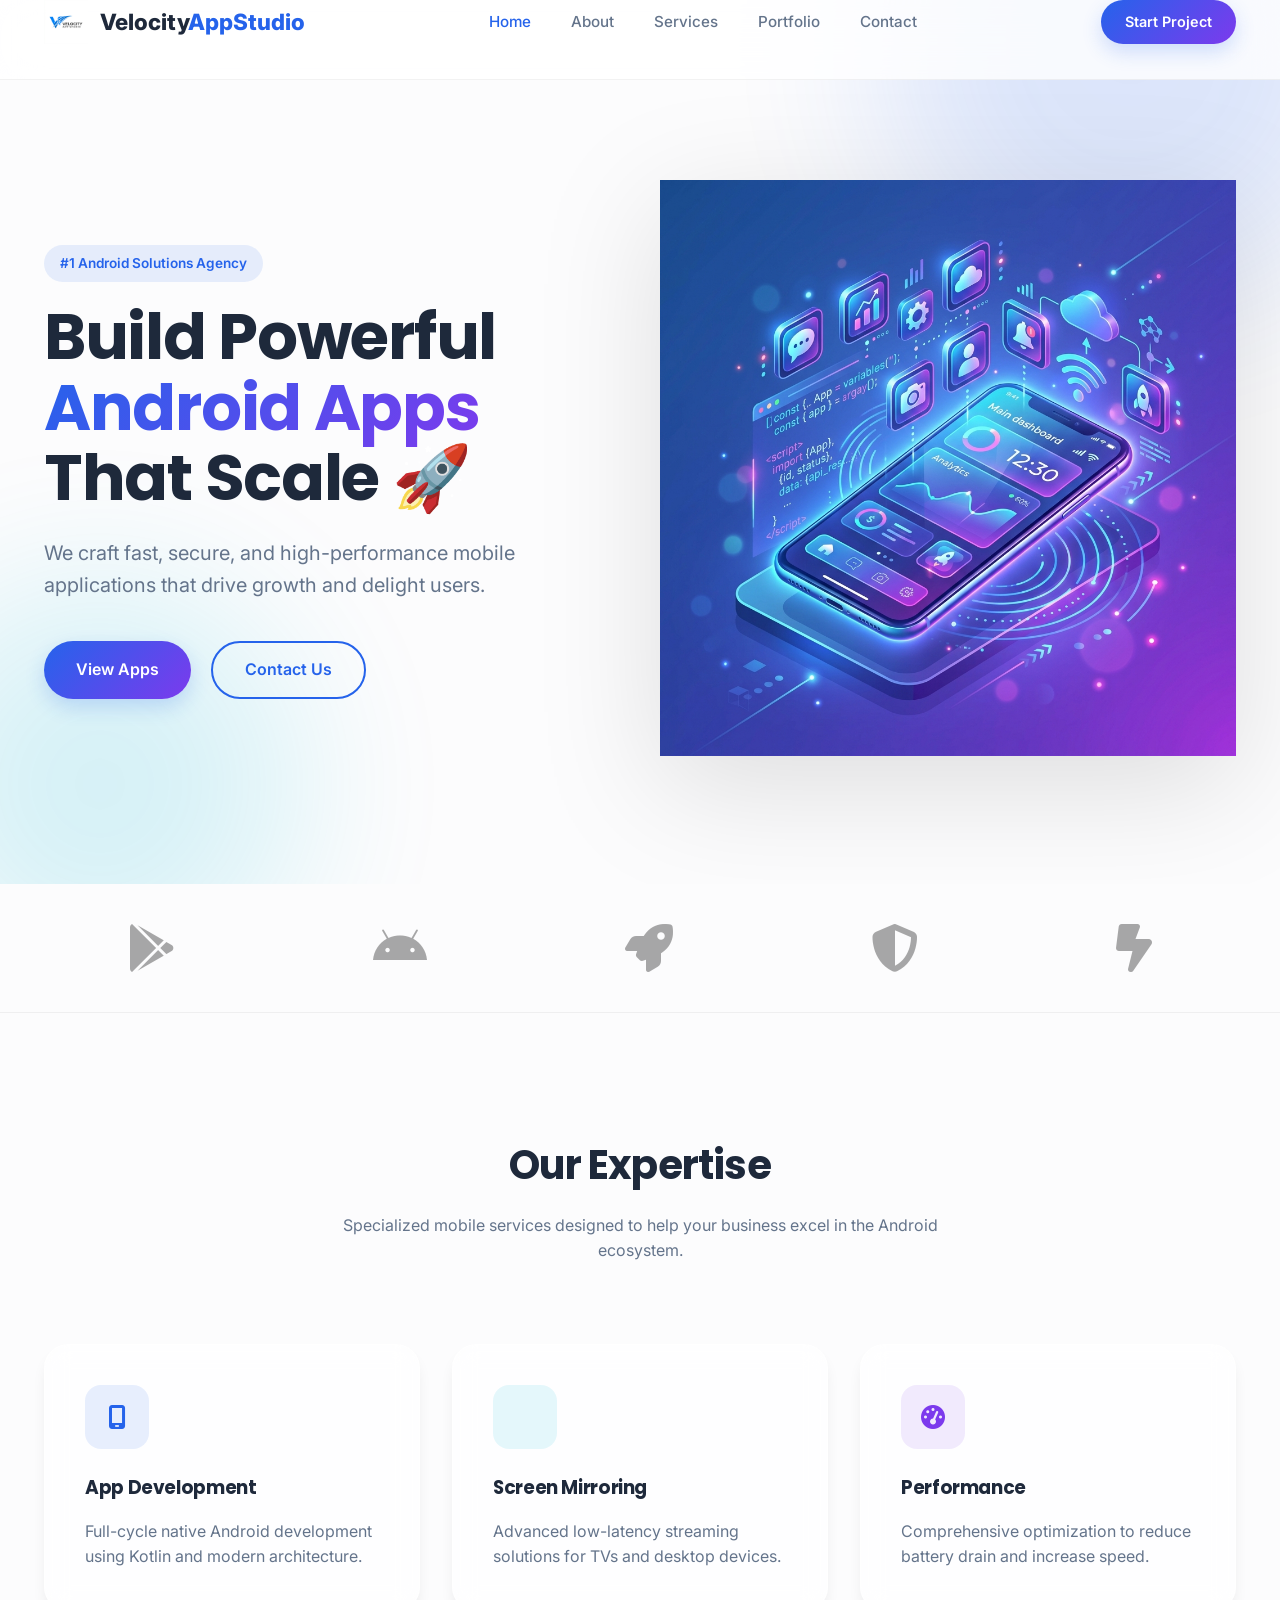
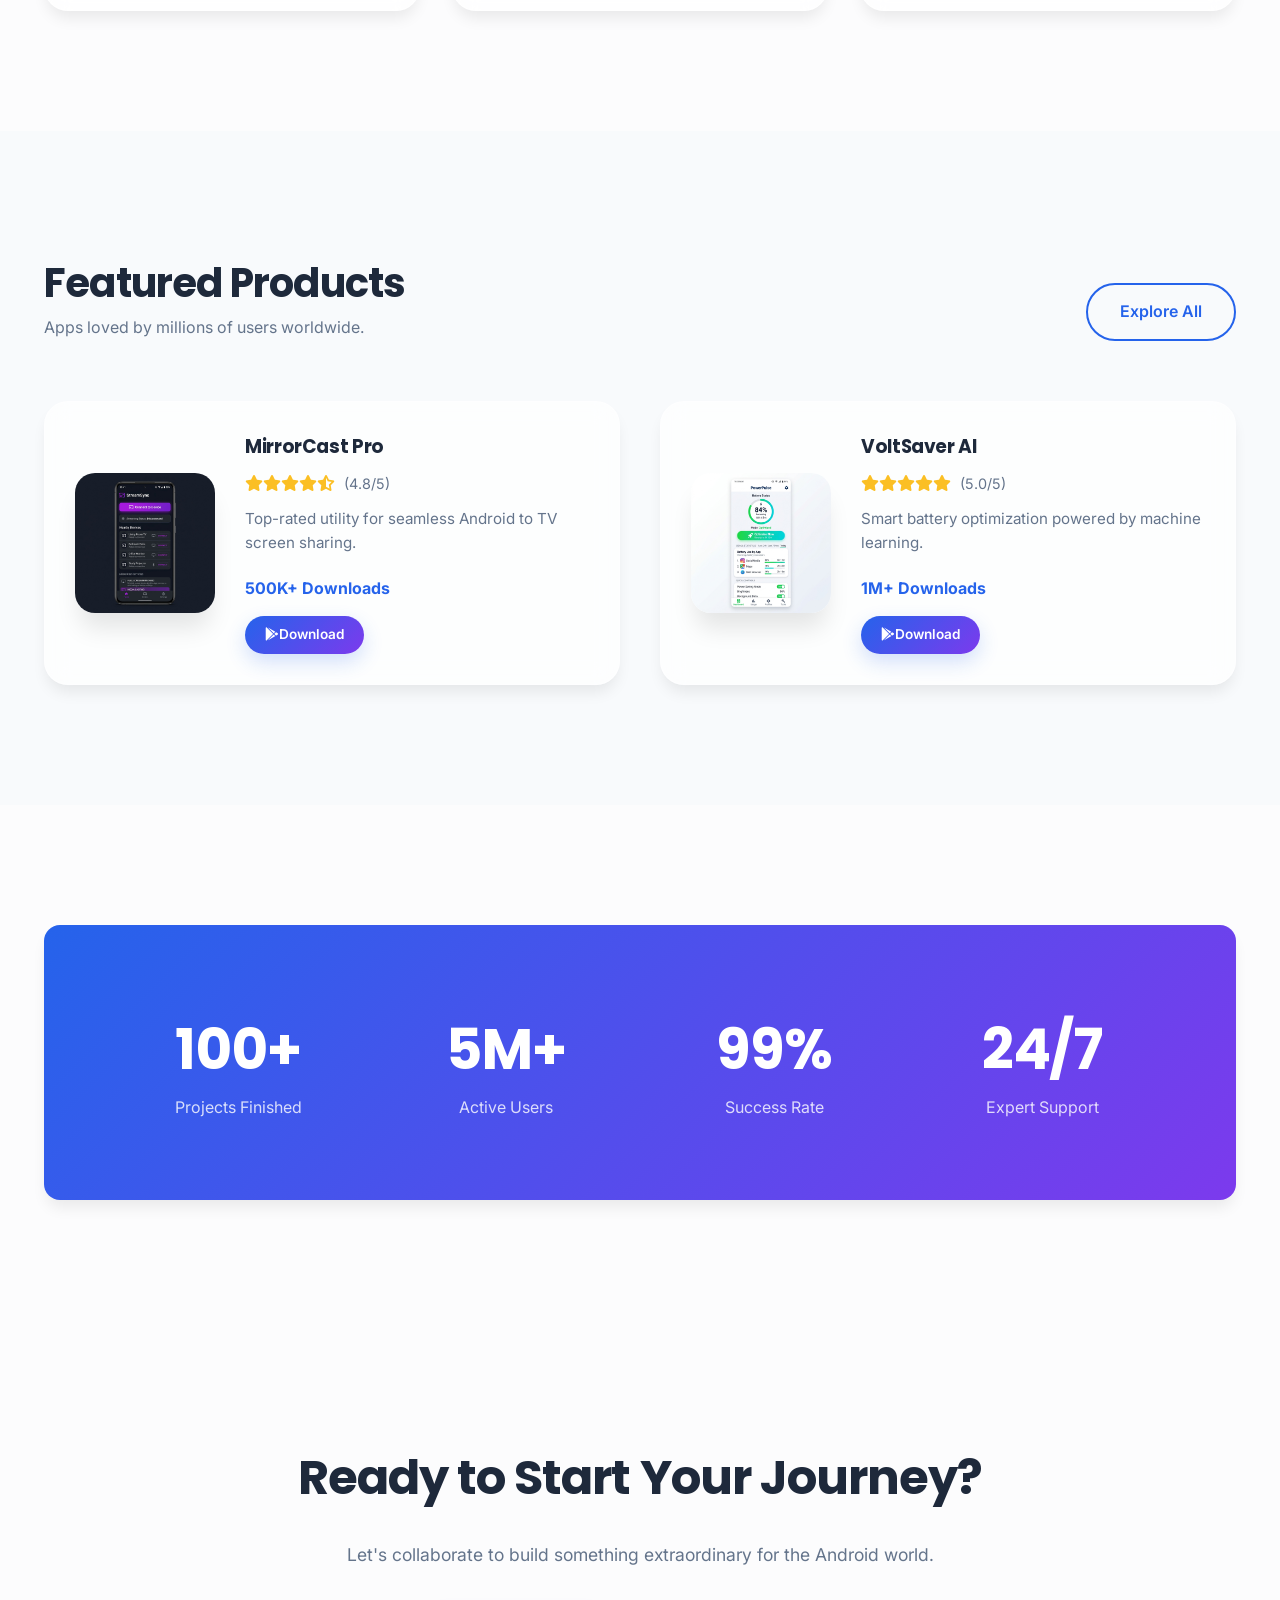
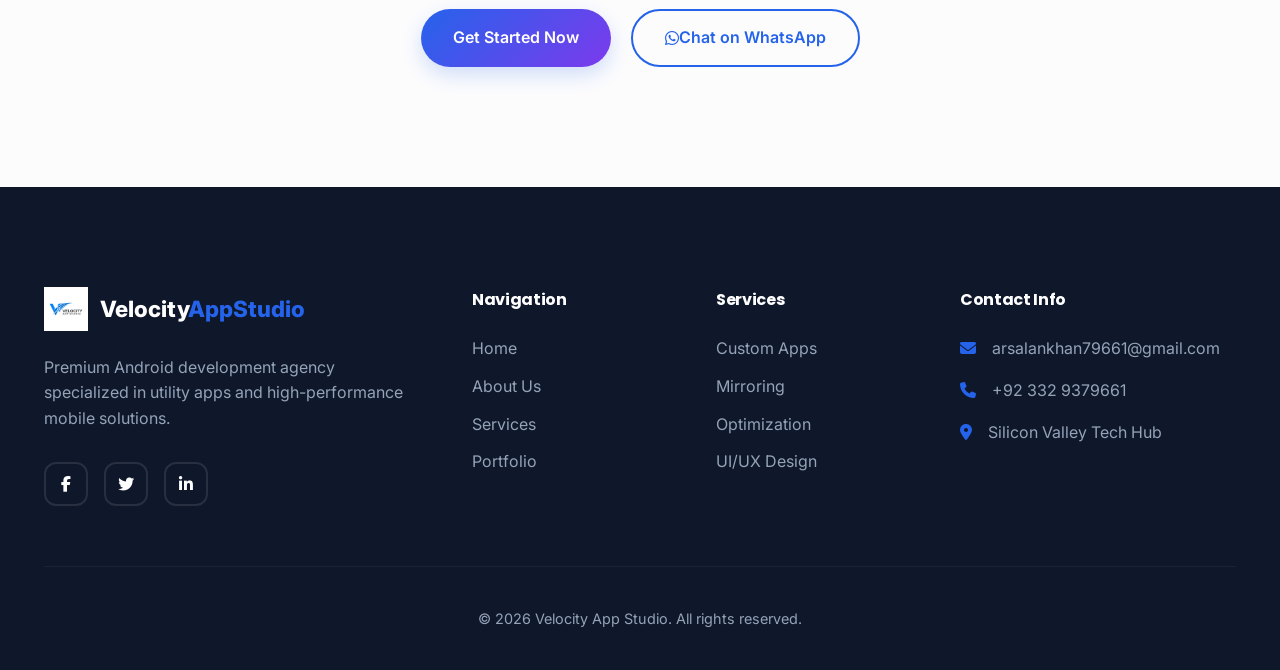
<file: index.html>
<!DOCTYPE html>
<html lang="en">
<head>
    <meta charset="UTF-8">
    <meta name="viewport" content="width=device-width, initial-scale=1.0">
    <title>Velocity App Studio | Elite Android Development</title>
    <meta name="description" content="Build powerful, scalable Android applications with Velocity App Studio. Elite mobile solutions, screen mirroring experts, and performance optimization.">
    
    <!-- Styles -->
    <link rel="stylesheet" href="css/style.css">
    <link rel="stylesheet" href="https://cdnjs.cloudflare.com/ajax/libs/font-awesome/6.4.0/css/all.min.css">
</head>
<body>

    <header>
        <div class="container">
            <nav>
                <a href="index.html" class="logo">
                    <img src="images/logo.png" alt="Velocity App Studio Logo">
                    <span>Velocity<span style="color: var(--primary);">AppStudio</span></span>
                </a>
                <ul class="nav-links">
                    <li><a href="index.html" class="active">Home</a></li>
                    <li><a href="about.html">About</a></li>
                    <li><a href="services.html">Services</a></li>
                    <li><a href="portfolio.html">Portfolio</a></li>
                    <li><a href="contact.html">Contact</a></li>
                </ul>
                <a href="contact.html" class="btn btn-primary" style="padding: 10px 24px; font-size: 0.9rem;">Start Project</a>
            </nav>
        </div>
    </header>

    <main>
        <!-- Hero Section -->
        <section class="hero">
            <div class="hero-bg-shapes">
                <div class="shape shape-1"></div>
                <div class="shape shape-2"></div>
            </div>
            <div class="container">
                <div class="grid-2">
                    <div class="hero-content reveal">
                        <span style="background: rgba(37, 99, 235, 0.1); color: var(--primary); padding: 8px 16px; border-radius: 50px; font-weight: 600; font-size: 0.85rem; margin-bottom: 20px; display: inline-block;">#1 Android Solutions Agency</span>
                        <h1 style="font-size: 4rem; line-height: 1.1; margin-bottom: 24px;">Build Powerful <span class="text-gradient">Android Apps</span> That Scale 🚀</h1>
                        <p style="font-size: 1.25rem; color: var(--text-muted); margin-bottom: 40px; max-width: 550px;">We craft fast, secure, and high-performance mobile applications that drive growth and delight users.</p>
                        <div class="hero-btns" style="display: flex; gap: 20px;">
                            <a href="portfolio.html" class="btn btn-primary">View Apps</a>
                            <a href="contact.html" class="btn btn-outline">Contact Us</a>
                        </div>
                    </div>
                    <div class="hero-visual reveal" style="position: relative;">
                        <img src="images/hero.png" alt="App Development" style="width: 100%; filter: drop-shadow(0 30px 60px rgba(0,0,0,0.12));">
                    </div>
                </div>
            </div>
        </section>

        <!-- Trust Bar -->
        <section style="padding: 40px 0; border-bottom: 1px solid rgba(0,0,0,0.05);">
            <div class="container">
                <div style="display: flex; justify-content: space-around; align-items: center; opacity: 0.4; filter: grayscale(1); flex-wrap: wrap; gap: 30px;">
                    <i class="fab fa-google-play fa-3x"></i>
                    <i class="fab fa-android fa-3x"></i>
                    <i class="fas fa-rocket fa-3x"></i>
                    <i class="fas fa-shield-halved fa-3x"></i>
                    <i class="fas fa-bolt-lightning fa-3x"></i>
                </div>
            </div>
        </section>

        <!-- Services Preview -->
        <section class="section">
            <div class="container">
                <div style="text-align: center; margin-bottom: 80px;">
                    <h2 style="font-size: 2.5rem; margin-bottom: 16px;">Our Expertise</h2>
                    <p style="color: var(--text-muted); max-width: 600px; margin: 0 auto;">Specialized mobile services designed to help your business excel in the Android ecosystem.</p>
                </div>
                <div class="grid-3">
                    <div class="card glass-card reveal">
                        <div class="icon-box" style="background: rgba(37, 99, 235, 0.1); color: var(--primary);">
                            <i class="fas fa-mobile-screen"></i>
                        </div>
                        <h3>App Development</h3>
                        <p style="color: var(--text-muted); margin-top: 16px;">Full-cycle native Android development using Kotlin and modern architecture.</p>
                    </div>
                    <div class="card glass-card reveal">
                        <div class="icon-box" style="background: rgba(6, 182, 212, 0.1); color: var(--accent);">
                            <i class="fas fa-cast"></i>
                        </div>
                        <h3>Screen Mirroring</h3>
                        <p style="color: var(--text-muted); margin-top: 16px;">Advanced low-latency streaming solutions for TVs and desktop devices.</p>
                    </div>
                    <div class="card glass-card reveal">
                        <div class="icon-box" style="background: rgba(124, 58, 237, 0.1); color: var(--secondary);">
                            <i class="fas fa-gauge-high"></i>
                        </div>
                        <h3>Performance</h3>
                        <p style="color: var(--text-muted); margin-top: 16px;">Comprehensive optimization to reduce battery drain and increase speed.</p>
                    </div>
                </div>
            </div>
        </section>

        <!-- App Showcase -->
        <section class="section" style="background: #f8fafc;">
            <div class="container">
                <div style="display: flex; justify-content: space-between; align-items: flex-end; margin-bottom: 60px;">
                    <div>
                        <h2 style="font-size: 2.5rem;">Featured Products</h2>
                        <p style="color: var(--text-muted);">Apps loved by millions of users worldwide.</p>
                    </div>
                    <a href="portfolio.html" class="btn btn-outline">Explore All</a>
                </div>
                <div class="grid-2">
                    <div class="card glass-card reveal" style="display: flex; gap: 30px; align-items: center; padding: 30px;">
                        <img src="images/app1.png" alt="MirrorCast" style="width: 140px; border-radius: 20px; box-shadow: var(--shadow-lg);">
                        <div>
                            <h3>MirrorCast Pro</h3>
                            <div style="color: #fbbf24; margin: 10px 0;">
                                <i class="fas fa-star"></i><i class="fas fa-star"></i><i class="fas fa-star"></i><i class="fas fa-star"></i><i class="fas fa-star-half-alt"></i>
                                <span style="color: var(--text-muted); font-size: 0.9rem; margin-left: 5px;">(4.8/5)</span>
                            </div>
                            <p style="color: var(--text-muted); font-size: 0.95rem; margin-bottom: 20px;">Top-rated utility for seamless Android to TV screen sharing.</p>
                            <span style="font-weight: 700; color: var(--primary); display: block; margin-bottom: 15px;">500K+ Downloads</span>
                            <a href="#" class="btn btn-primary" style="padding: 8px 20px; font-size: 0.85rem;"><i class="fab fa-google-play"></i> Download</a>
                        </div>
                    </div>
                    <div class="card glass-card reveal" style="display: flex; gap: 30px; align-items: center; padding: 30px;">
                        <img src="images/app2.png" alt="VoltSaver" style="width: 140px; border-radius: 20px; box-shadow: var(--shadow-lg);">
                        <div>
                            <h3>VoltSaver AI</h3>
                            <div style="color: #fbbf24; margin: 10px 0;">
                                <i class="fas fa-star"></i><i class="fas fa-star"></i><i class="fas fa-star"></i><i class="fas fa-star"></i><i class="fas fa-star"></i>
                                <span style="color: var(--text-muted); font-size: 0.9rem; margin-left: 5px;">(5.0/5)</span>
                            </div>
                            <p style="color: var(--text-muted); font-size: 0.95rem; margin-bottom: 20px;">Smart battery optimization powered by machine learning.</p>
                            <span style="font-weight: 700; color: var(--primary); display: block; margin-bottom: 15px;">1M+ Downloads</span>
                            <a href="#" class="btn btn-primary" style="padding: 8px 20px; font-size: 0.85rem;"><i class="fab fa-google-play"></i> Download</a>
                        </div>
                    </div>
                </div>
            </div>
        </section>

        <!-- Stats Section -->
        <section class="section">
            <div class="container">
                <div class="glass-card" style="padding: 80px; text-align: center; background: var(--primary-gradient); color: white; border: none;">
                    <div style="display: grid; grid-template-columns: repeat(auto-fit, minmax(200px, 1fr)); gap: 40px;">
                        <div>
                            <h2 style="font-size: 3.5rem; color: white;">100+</h2>
                            <p style="opacity: 0.8;">Projects Finished</p>
                        </div>
                        <div>
                            <h2 style="font-size: 3.5rem; color: white;">5M+</h2>
                            <p style="opacity: 0.8;">Active Users</p>
                        </div>
                        <div>
                            <h2 style="font-size: 3.5rem; color: white;">99%</h2>
                            <p style="opacity: 0.8;">Success Rate</p>
                        </div>
                        <div>
                            <h2 style="font-size: 3.5rem; color: white;">24/7</h2>
                            <p style="opacity: 0.8;">Expert Support</p>
                        </div>
                    </div>
                </div>
            </div>
        </section>

        <!-- CTA -->
        <section class="section">
            <div class="container" style="text-align: center;">
                <h2 style="font-size: 3rem; margin-bottom: 24px;">Ready to Start Your Journey?</h2>
                <p style="color: var(--text-muted); margin-bottom: 40px; font-size: 1.1rem;">Let's collaborate to build something extraordinary for the Android world.</p>
                <div style="display: flex; gap: 20px; justify-content: center;">
                    <a href="contact.html" class="btn btn-primary">Get Started Now</a>
                    <a href="https://wa.me/923329379661" class="btn btn-outline"><i class="fab fa-whatsapp"></i> Chat on WhatsApp</a>
                </div>
            </div>
        </section>
    </main>

    <footer>
        <div class="container">
            <div style="display: grid; grid-template-columns: 2fr 1fr 1fr 1.5fr; gap: 60px; margin-bottom: 60px;">
                <div>
                    <a href="index.html" class="logo" style="color: white; margin-bottom: 24px;">
                        <img src="images/logo.png" alt="Logo">
                        <span>Velocity<span style="color: var(--primary);">AppStudio</span></span>
                    </a>
                    <p style="margin-bottom: 30px;">Premium Android development agency specialized in utility apps and high-performance mobile solutions.</p>
                    <div style="display: flex; gap: 16px;">
                        <a href="#" class="btn btn-outline" style="width: 44px; height: 44px; padding: 0; border-radius: 12px; border-color: rgba(255,255,255,0.1); color: white;"><i class="fab fa-facebook-f"></i></a>
                        <a href="#" class="btn btn-outline" style="width: 44px; height: 44px; padding: 0; border-radius: 12px; border-color: rgba(255,255,255,0.1); color: white;"><i class="fab fa-twitter"></i></a>
                        <a href="#" class="btn btn-outline" style="width: 44px; height: 44px; padding: 0; border-radius: 12px; border-color: rgba(255,255,255,0.1); color: white;"><i class="fab fa-linkedin-in"></i></a>
                    </div>
                </div>
                <div>
                    <h4>Navigation</h4>
                    <ul style="display: grid; gap: 12px;">
                        <li><a href="index.html">Home</a></li>
                        <li><a href="about.html">About Us</a></li>
                        <li><a href="services.html">Services</a></li>
                        <li><a href="portfolio.html">Portfolio</a></li>
                    </ul>
                </div>
                <div>
                    <h4>Services</h4>
                    <ul style="display: grid; gap: 12px;">
                        <li><a href="#">Custom Apps</a></li>
                        <li><a href="#">Mirroring</a></li>
                        <li><a href="#">Optimization</a></li>
                        <li><a href="#">UI/UX Design</a></li>
                    </ul>
                </div>
                <div>
                    <h4>Contact Info</h4>
                    <ul style="display: grid; gap: 16px;">
                        <li><i class="fas fa-envelope" style="color: var(--primary); margin-right: 12px;"></i> arsalankhan79661@gmail.com</li>
                        <li><i class="fas fa-phone" style="color: var(--primary); margin-right: 12px;"></i> +92 332 9379661</li>
                        <li><i class="fas fa-location-dot" style="color: var(--primary); margin-right: 12px;"></i> Silicon Valley Tech Hub</li>
                    </ul>
                </div>
            </div>
            <div style="border-top: 1px solid rgba(255,255,255,0.05); padding-top: 40px; text-align: center; font-size: 0.9rem;">
                <p>&copy; 2026 Velocity App Studio. All rights reserved.</p>
            </div>
        </div>
    </footer>

    <script src="js/main.js"></script>
</body>
</html>
</file>
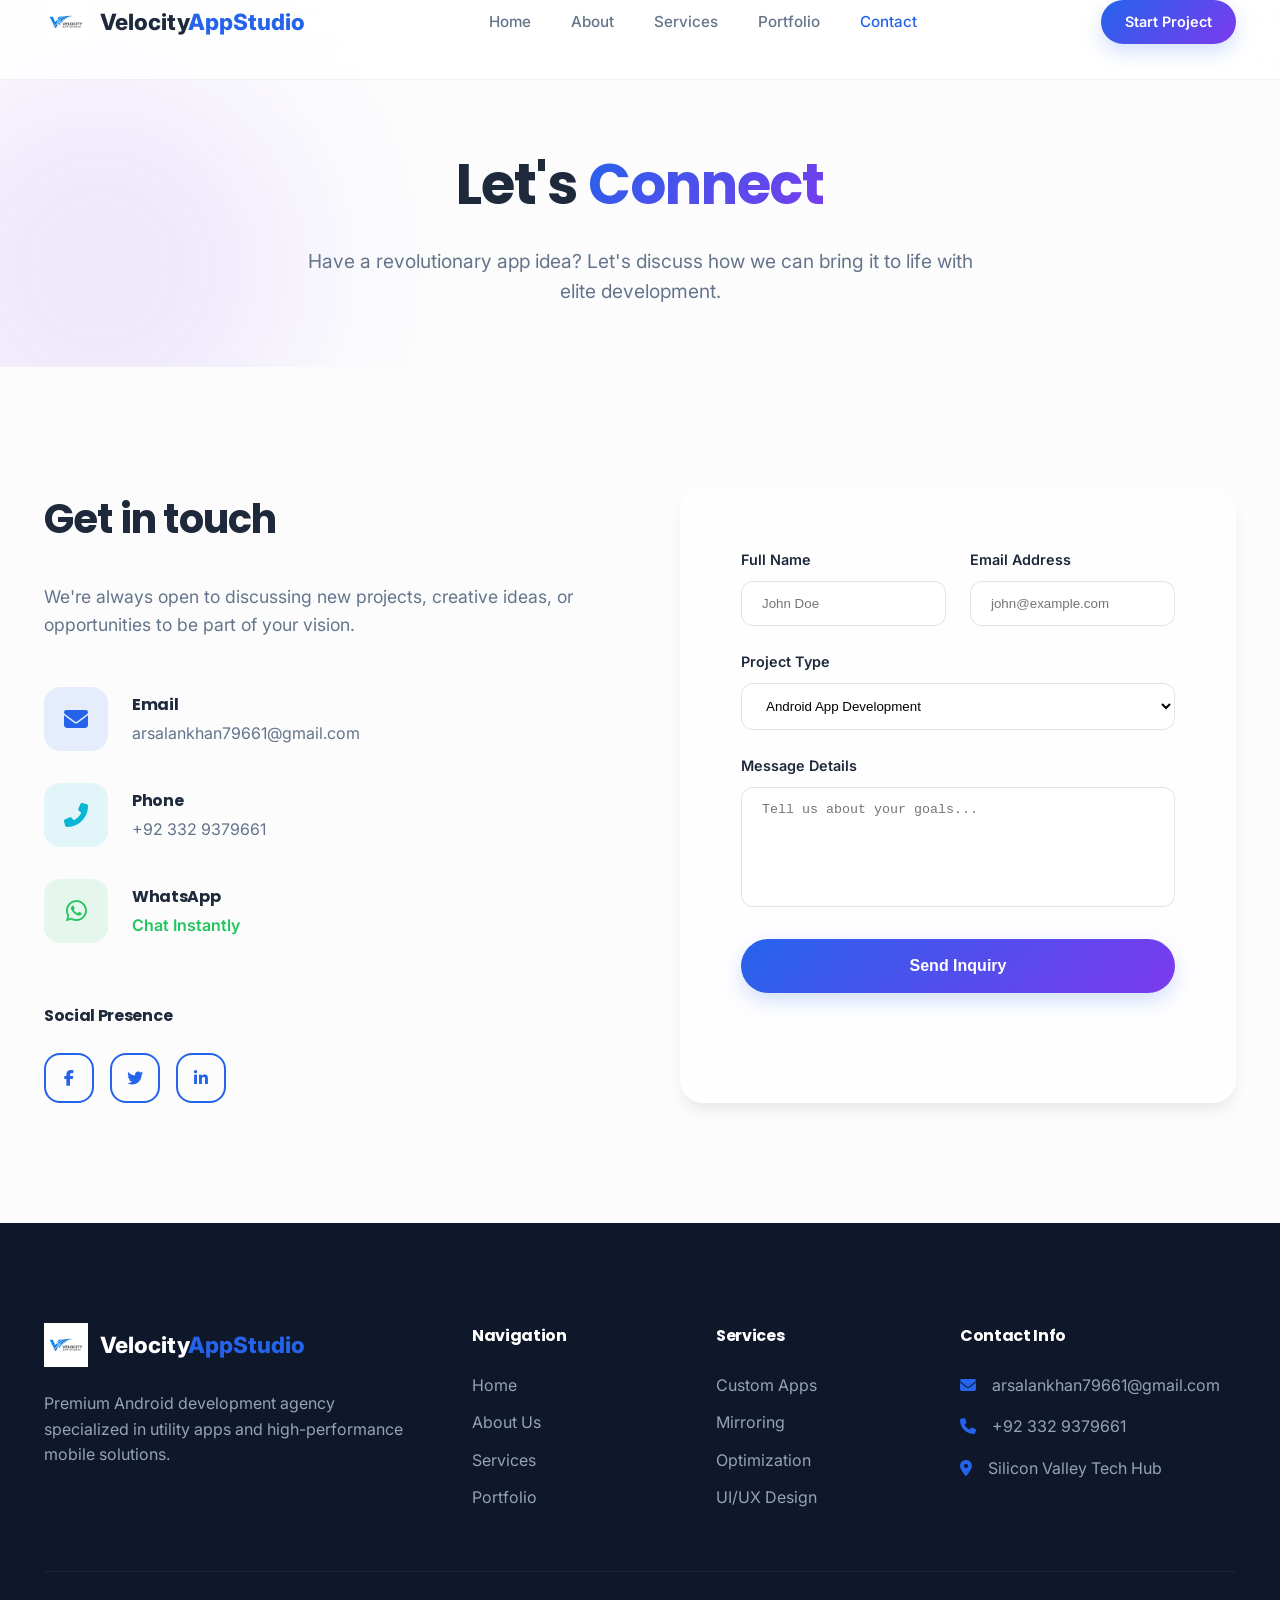
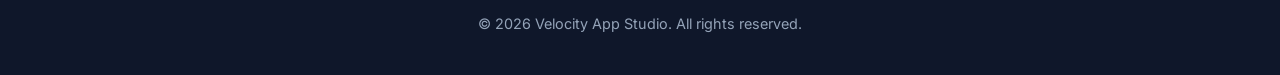
<file: contact.html>
<!DOCTYPE html>
<html lang="en">
<head>
    <meta charset="UTF-8">
    <meta name="viewport" content="width=device-width, initial-scale=1.0">
    <title>Contact Us | Velocity App Studio</title>
    <link rel="stylesheet" href="css/style.css">
    <link rel="stylesheet" href="https://cdnjs.cloudflare.com/ajax/libs/font-awesome/6.4.0/css/all.min.css">
</head>
<body>

    <header>
        <div class="container">
            <nav>
                <a href="index.html" class="logo">
                    <img src="images/logo.png" alt="Logo">
                    <span>Velocity<span style="color: var(--primary);">AppStudio</span></span>
                </a>
                <ul class="nav-links">
                    <li><a href="index.html">Home</a></li>
                    <li><a href="about.html">About</a></li>
                    <li><a href="services.html">Services</a></li>
                    <li><a href="portfolio.html">Portfolio</a></li>
                    <li><a href="contact.html" class="active">Contact</a></li>
                </ul>
                <a href="contact.html" class="btn btn-primary" style="padding: 10px 24px; font-size: 0.9rem;">Start Project</a>
            </nav>
        </div>
    </header>

    <main>
        <section class="hero" style="padding-top: 140px; padding-bottom: 60px;">
            <div class="hero-bg-shapes">
                <div class="shape shape-2" style="background: var(--secondary); opacity: 0.1;"></div>
            </div>
            <div class="container" style="text-align: center;">
                <h1 style="font-size: 3.5rem; margin-bottom: 16px;">Let's <span class="text-gradient">Connect</span></h1>
                <p style="color: var(--text-muted); max-width: 700px; margin: 0 auto; font-size: 1.2rem;">Have a revolutionary app idea? Let's discuss how we can bring it to life with elite development.</p>
            </div>
        </section>

        <section class="section">
            <div class="container">
                <div class="grid-2" style="gap: 80px;">
                    <!-- Info -->
                    <div class="reveal">
                        <h2 style="font-size: 2.5rem; margin-bottom: 32px;">Get in touch</h2>
                        <p style="color: var(--text-muted); margin-bottom: 48px; font-size: 1.1rem;">We're always open to discussing new projects, creative ideas, or opportunities to be part of your vision.</p>
                        
                        <div style="display: grid; gap: 32px;">
                            <div style="display: flex; gap: 24px; align-items: center;">
                                <div class="icon-box" style="background: rgba(37, 99, 235, 0.1); color: var(--primary); margin: 0;">
                                    <i class="fas fa-envelope"></i>
                                </div>
                                <div>
                                    <h4 style="margin-bottom: 4px;">Email</h4>
                                    <a href="mailto:arsalankhan79661@gmail.com" style="color: var(--text-muted);">arsalankhan79661@gmail.com</a>
                                </div>
                            </div>
                            <div style="display: flex; gap: 24px; align-items: center;">
                                <div class="icon-box" style="background: rgba(6, 182, 212, 0.1); color: var(--accent); margin: 0;">
                                    <i class="fas fa-phone-alt"></i>
                                </div>
                                <div>
                                    <h4 style="margin-bottom: 4px;">Phone</h4>
                                    <span style="color: var(--text-muted);">+92 332 9379661</span>
                                </div>
                            </div>
                            <div style="display: flex; gap: 24px; align-items: center;">
                                <div class="icon-box" style="background: rgba(34, 197, 94, 0.1); color: #22c55e; margin: 0;">
                                    <i class="fab fa-whatsapp"></i>
                                </div>
                                <div>
                                    <h4 style="margin-bottom: 4px;">WhatsApp</h4>
                                    <a href="https://wa.me/923329379661" style="color: #22c55e; font-weight: 600;">Chat Instantly</a>
                                </div>
                            </div>
                        </div>

                        <div style="margin-top: 60px;">
                            <h4 style="margin-bottom: 24px;">Social Presence</h4>
                            <div style="display: flex; gap: 16px;">
                                <a href="#" class="btn btn-outline" style="width: 50px; height: 50px; padding: 0; border-radius: 16px;"><i class="fab fa-facebook-f"></i></a>
                                <a href="#" class="btn btn-outline" style="width: 50px; height: 50px; padding: 0; border-radius: 16px;"><i class="fab fa-twitter"></i></a>
                                <a href="#" class="btn btn-outline" style="width: 50px; height: 50px; padding: 0; border-radius: 16px;"><i class="fab fa-linkedin-in"></i></a>
                            </div>
                        </div>
                    </div>

                    <!-- Form -->
                    <div class="card glass-card reveal" style="padding: 60px;">
                        <form style="display: grid; gap: 24px;">
                            <div style="display: grid; grid-template-columns: 1fr 1fr; gap: 24px;">
                                <div>
                                    <label style="display: block; margin-bottom: 10px; font-weight: 600; font-size: 0.9rem;">Full Name</label>
                                    <input type="text" placeholder="John Doe" required style="width: 100%; padding: 14px 20px; border-radius: 12px; border: 1px solid rgba(0,0,0,0.1); background: white; outline: none; transition: var(--transition);">
                                </div>
                                <div>
                                    <label style="display: block; margin-bottom: 10px; font-weight: 600; font-size: 0.9rem;">Email Address</label>
                                    <input type="email" placeholder="john@example.com" required style="width: 100%; padding: 14px 20px; border-radius: 12px; border: 1px solid rgba(0,0,0,0.1); background: white; outline: none; transition: var(--transition);">
                                </div>
                            </div>
                            <div>
                                <label style="display: block; margin-bottom: 10px; font-weight: 600; font-size: 0.9rem;">Project Type</label>
                                <select style="width: 100%; padding: 14px 20px; border-radius: 12px; border: 1px solid rgba(0,0,0,0.1); background: white; outline: none; cursor: pointer;">
                                    <option>Android App Development</option>
                                    <option>Screen Mirroring Solution</option>
                                    <option>Performance Optimization</option>
                                    <option>UI/UX Design Redesign</option>
                                </select>
                            </div>
                            <div>
                                <label style="display: block; margin-bottom: 10px; font-weight: 600; font-size: 0.9rem;">Message Details</label>
                                <textarea rows="6" placeholder="Tell us about your goals..." required style="width: 100%; padding: 14px 20px; border-radius: 12px; border: 1px solid rgba(0,0,0,0.1); background: white; outline: none; resize: none;"></textarea>
                            </div>
                            <button type="submit" class="btn btn-primary" style="width: 100%; padding: 18px;">Send Inquiry</button>
                        </form>
                    </div>
                </div>
            </div>
        </section>
    </main>

    <footer>
        <div class="container">
            <div style="display: grid; grid-template-columns: 2fr 1fr 1fr 1.5fr; gap: 60px; margin-bottom: 60px;">
                <div>
                    <a href="index.html" class="logo" style="color: white; margin-bottom: 24px;">
                        <img src="images/logo.png" alt="Logo">
                        <span>Velocity<span style="color: var(--primary);">AppStudio</span></span>
                    </a>
                    <p style="margin-bottom: 30px;">Premium Android development agency specialized in utility apps and high-performance mobile solutions.</p>
                </div>
                <div>
                    <h4>Navigation</h4>
                    <ul style="display: grid; gap: 12px;">
                        <li><a href="index.html">Home</a></li>
                        <li><a href="about.html">About Us</a></li>
                        <li><a href="services.html">Services</a></li>
                        <li><a href="portfolio.html">Portfolio</a></li>
                    </ul>
                </div>
                <div>
                    <h4>Services</h4>
                    <ul style="display: grid; gap: 12px;">
                        <li><a href="#">Custom Apps</a></li>
                        <li><a href="#">Mirroring</a></li>
                        <li><a href="#">Optimization</a></li>
                        <li><a href="#">UI/UX Design</a></li>
                    </ul>
                </div>
                <div>
                    <h4>Contact Info</h4>
                    <ul style="display: grid; gap: 16px;">
                        <li><i class="fas fa-envelope" style="color: var(--primary); margin-right: 12px;"></i> arsalankhan79661@gmail.com</li>
                        <li><i class="fas fa-phone" style="color: var(--primary); margin-right: 12px;"></i> +92 332 9379661</li>
                        <li><i class="fas fa-location-dot" style="color: var(--primary); margin-right: 12px;"></i> Silicon Valley Tech Hub</li>
                    </ul>
                </div>
            </div>
            <div style="border-top: 1px solid rgba(255,255,255,0.05); padding-top: 40px; text-align: center; font-size: 0.9rem;">
                <p>&copy; 2026 Velocity App Studio. All rights reserved.</p>
            </div>
        </div>
    </footer>

    <script src="js/main.js"></script>
</body>
</html>
</file>
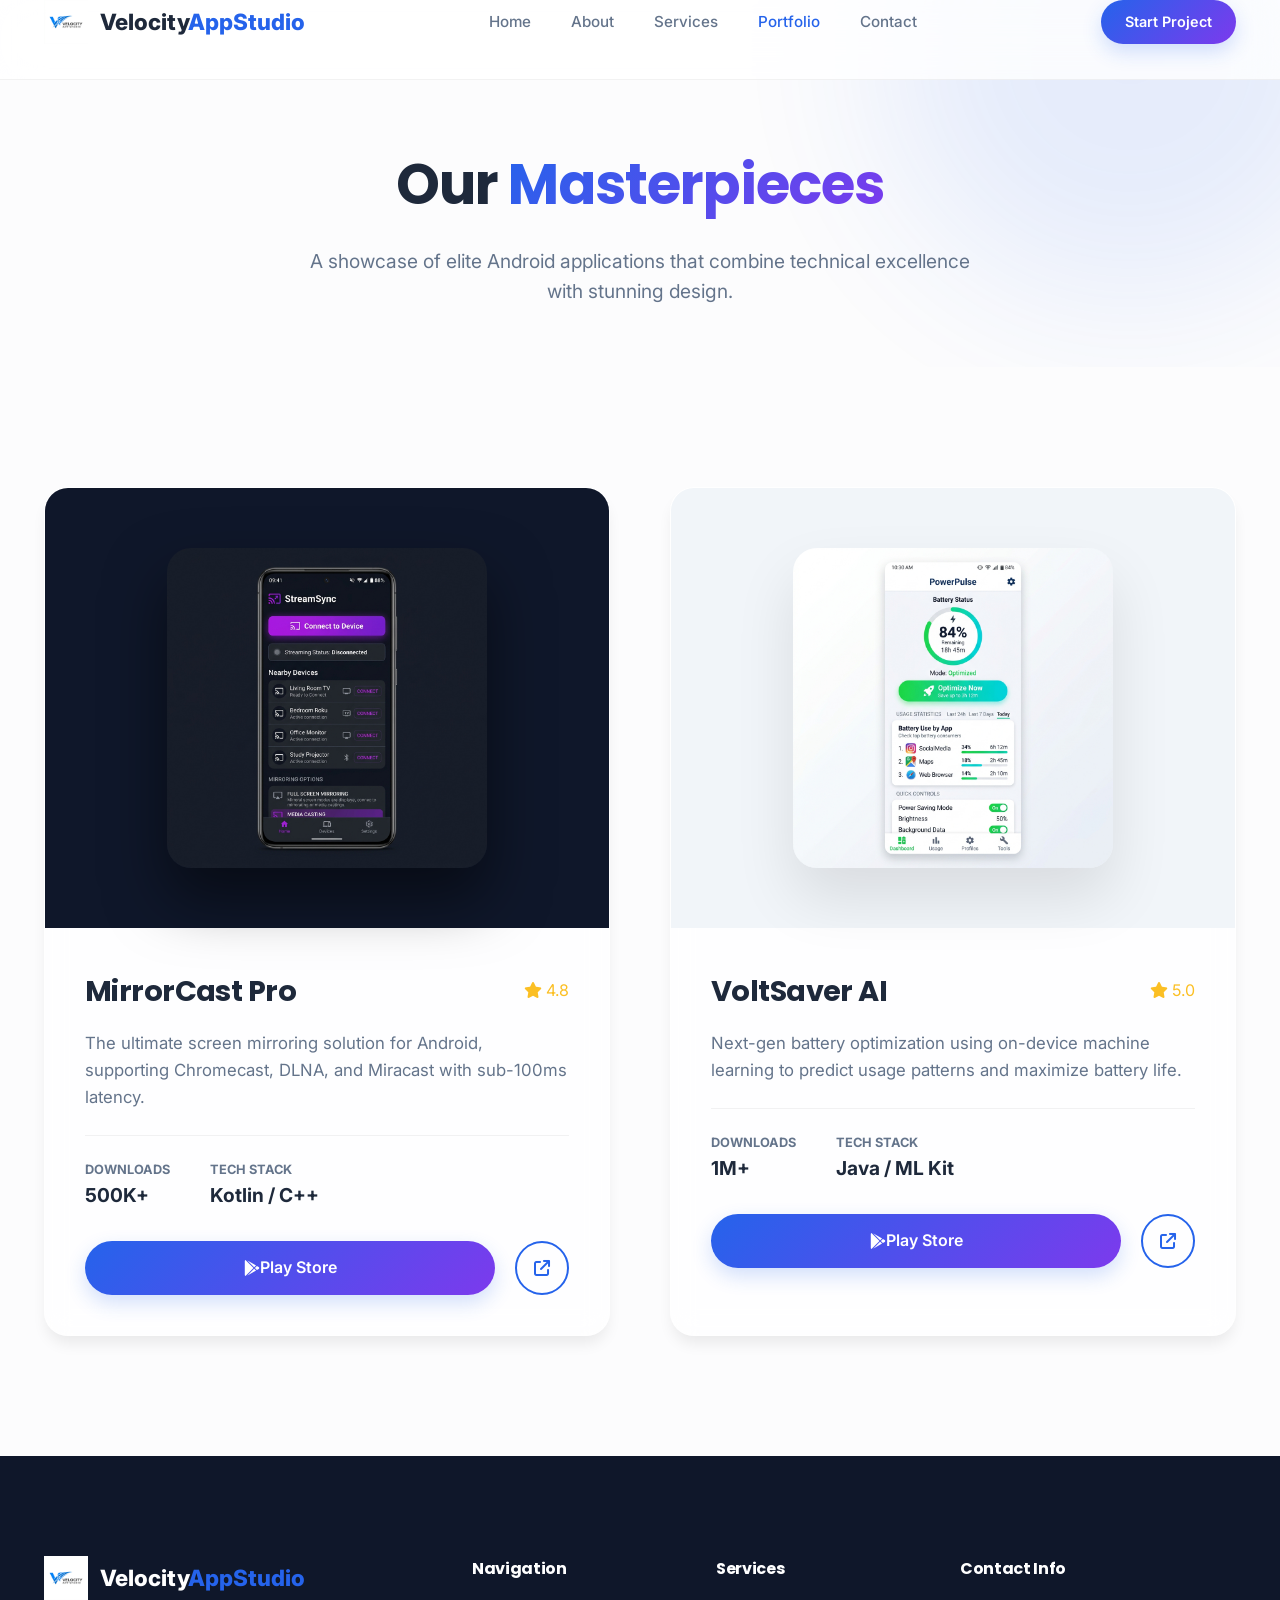
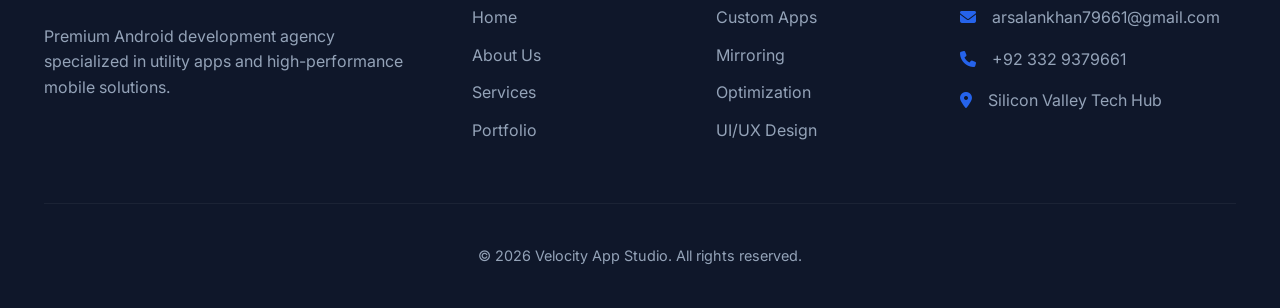
<file: portfolio.html>
<!DOCTYPE html>
<html lang="en">
<head>
    <meta charset="UTF-8">
    <meta name="viewport" content="width=device-width, initial-scale=1.0">
    <title>Portfolio | Velocity App Studio</title>
    <link rel="stylesheet" href="css/style.css">
    <link rel="stylesheet" href="https://cdnjs.cloudflare.com/ajax/libs/font-awesome/6.4.0/css/all.min.css">
</head>
<body>

    <header>
        <div class="container">
            <nav>
                <a href="index.html" class="logo">
                    <img src="images/logo.png" alt="Logo">
                    <span>Velocity<span style="color: var(--primary);">AppStudio</span></span>
                </a>
                <ul class="nav-links">
                    <li><a href="index.html">Home</a></li>
                    <li><a href="about.html">About</a></li>
                    <li><a href="services.html">Services</a></li>
                    <li><a href="portfolio.html" class="active">Portfolio</a></li>
                    <li><a href="contact.html">Contact</a></li>
                </ul>
                <a href="contact.html" class="btn btn-primary" style="padding: 10px 24px; font-size: 0.9rem;">Start Project</a>
            </nav>
        </div>
    </header>

    <main>
        <section class="hero" style="padding-top: 140px; padding-bottom: 60px;">
            <div class="hero-bg-shapes">
                <div class="shape shape-1" style="background: var(--primary); opacity: 0.1;"></div>
            </div>
            <div class="container" style="text-align: center;">
                <h1 style="font-size: 3.5rem; margin-bottom: 16px;">Our <span class="text-gradient">Masterpieces</span></h1>
                <p style="color: var(--text-muted); max-width: 700px; margin: 0 auto; font-size: 1.2rem;">A showcase of elite Android applications that combine technical excellence with stunning design.</p>
            </div>
        </section>

        <section class="section">
            <div class="container">
                <div class="grid-2" style="gap: 60px;">
                    <!-- Project 1 -->
                    <div class="card glass-card reveal" style="padding: 0; overflow: hidden;">
                        <div style="background: var(--bg-dark); padding: 60px 40px; display: flex; justify-content: center; align-items: center;">
                            <img src="images/app1.png" alt="MirrorCast" style="height: 320px; border-radius: 24px; box-shadow: 0 30px 60px rgba(0,0,0,0.5);">
                        </div>
                        <div style="padding: 40px;">
                            <div style="display: flex; justify-content: space-between; align-items: center; margin-bottom: 16px;">
                                <h3 style="font-size: 1.8rem;">MirrorCast Pro</h3>
                                <div style="color: #fbbf24;"><i class="fas fa-star"></i> 4.8</div>
                            </div>
                            <p style="color: var(--text-muted); margin-bottom: 24px; font-size: 1.05rem;">The ultimate screen mirroring solution for Android, supporting Chromecast, DLNA, and Miracast with sub-100ms latency.</p>
                            <div style="display: flex; gap: 40px; margin-bottom: 30px; border-top: 1px solid rgba(0,0,0,0.05); padding-top: 24px;">
                                <div>
                                    <span style="display: block; font-size: 0.8rem; color: var(--text-muted); text-transform: uppercase; font-weight: 700;">Downloads</span>
                                    <span style="font-size: 1.2rem; font-weight: 700;">500K+</span>
                                </div>
                                <div>
                                    <span style="display: block; font-size: 0.8rem; color: var(--text-muted); text-transform: uppercase; font-weight: 700;">Tech Stack</span>
                                    <span style="font-size: 1.2rem; font-weight: 700;">Kotlin / C++</span>
                                </div>
                            </div>
                            <div style="display: flex; gap: 20px;">
                                <a href="#" class="btn btn-primary" style="flex: 1;"><i class="fab fa-google-play"></i> Play Store</a>
                                <a href="#" class="btn btn-outline" style="width: 54px; padding: 0;"><i class="fas fa-arrow-up-right-from-square"></i></a>
                            </div>
                        </div>
                    </div>

                    <!-- Project 2 -->
                    <div class="card glass-card reveal" style="padding: 0; overflow: hidden;">
                        <div style="background: #f1f5f9; padding: 60px 40px; display: flex; justify-content: center; align-items: center;">
                            <img src="images/app2.png" alt="VoltSaver" style="height: 320px; border-radius: 24px; box-shadow: 0 30px 60px rgba(0,0,0,0.1);">
                        </div>
                        <div style="padding: 40px;">
                            <div style="display: flex; justify-content: space-between; align-items: center; margin-bottom: 16px;">
                                <h3 style="font-size: 1.8rem;">VoltSaver AI</h3>
                                <div style="color: #fbbf24;"><i class="fas fa-star"></i> 5.0</div>
                            </div>
                            <p style="color: var(--text-muted); margin-bottom: 24px; font-size: 1.05rem;">Next-gen battery optimization using on-device machine learning to predict usage patterns and maximize battery life.</p>
                            <div style="display: flex; gap: 40px; margin-bottom: 30px; border-top: 1px solid rgba(0,0,0,0.05); padding-top: 24px;">
                                <div>
                                    <span style="display: block; font-size: 0.8rem; color: var(--text-muted); text-transform: uppercase; font-weight: 700;">Downloads</span>
                                    <span style="font-size: 1.2rem; font-weight: 700;">1M+</span>
                                </div>
                                <div>
                                    <span style="display: block; font-size: 0.8rem; color: var(--text-muted); text-transform: uppercase; font-weight: 700;">Tech Stack</span>
                                    <span style="font-size: 1.2rem; font-weight: 700;">Java / ML Kit</span>
                                </div>
                            </div>
                            <div style="display: flex; gap: 20px;">
                                <a href="#" class="btn btn-primary" style="flex: 1;"><i class="fab fa-google-play"></i> Play Store</a>
                                <a href="#" class="btn btn-outline" style="width: 54px; padding: 0;"><i class="fas fa-arrow-up-right-from-square"></i></a>
                            </div>
                        </div>
                    </div>
                </div>
            </div>
        </section>
    </main>

    <footer>
        <div class="container">
            <div style="display: grid; grid-template-columns: 2fr 1fr 1fr 1.5fr; gap: 60px; margin-bottom: 60px;">
                <div>
                    <a href="index.html" class="logo" style="color: white; margin-bottom: 24px;">
                        <img src="images/logo.png" alt="Logo">
                        <span>Velocity<span style="color: var(--primary);">AppStudio</span></span>
                    </a>
                    <p style="margin-bottom: 30px;">Premium Android development agency specialized in utility apps and high-performance mobile solutions.</p>
                </div>
                <div>
                    <h4>Navigation</h4>
                    <ul style="display: grid; gap: 12px;">
                        <li><a href="index.html">Home</a></li>
                        <li><a href="about.html">About Us</a></li>
                        <li><a href="services.html">Services</a></li>
                        <li><a href="portfolio.html">Portfolio</a></li>
                    </ul>
                </div>
                <div>
                    <h4>Services</h4>
                    <ul style="display: grid; gap: 12px;">
                        <li><a href="#">Custom Apps</a></li>
                        <li><a href="#">Mirroring</a></li>
                        <li><a href="#">Optimization</a></li>
                        <li><a href="#">UI/UX Design</a></li>
                    </ul>
                </div>
                <div>
                    <h4>Contact Info</h4>
                    <ul style="display: grid; gap: 16px;">
                        <li><i class="fas fa-envelope" style="color: var(--primary); margin-right: 12px;"></i> arsalankhan79661@gmail.com</li>
                        <li><i class="fas fa-phone" style="color: var(--primary); margin-right: 12px;"></i> +92 332 9379661</li>
                        <li><i class="fas fa-location-dot" style="color: var(--primary); margin-right: 12px;"></i> Silicon Valley Tech Hub</li>
                    </ul>
                </div>
            </div>
            <div style="border-top: 1px solid rgba(255,255,255,0.05); padding-top: 40px; text-align: center; font-size: 0.9rem;">
                <p>&copy; 2026 Velocity App Studio. All rights reserved.</p>
            </div>
        </div>
    </footer>

    <script src="js/main.js"></script>
</body>
</html>
</file>
<file: css/style.css>
/* 
  Velocity App Studio - Premium Design System v2.0
  Focus: Modernity, Glassmorphism, Sophisticated Gradients
*/

@import url('https://fonts.googleapis.com/css2?family=Inter:wght@300;400;500;600;700&family=Poppins:wght@600;700;800&display=swap');

:root {
    /* Color Palette */
    --primary-gradient: linear-gradient(135deg, #2563eb 0%, #7c3aed 100%);
    --accent-gradient: linear-gradient(135deg, #06b6d4 0%, #3b82f6 100%);
    --surface-glass: rgba(255, 255, 255, 0.7);
    --surface-glass-border: rgba(255, 255, 255, 0.3);
    
    --primary: #2563eb;
    --secondary: #7c3aed;
    --accent: #06b6d4;
    --bg-main: #fcfcfd;
    --bg-dark: #0f172a;
    --text-main: #1e293b;
    --text-muted: #64748b;
    --white: #ffffff;
    
    /* Spacing & Radius */
    --radius-lg: 24px;
    --radius-md: 16px;
    --radius-sm: 8px;
    --header-height: 80px;
    
    /* Shadows */
    --shadow-sm: 0 4px 6px -1px rgba(0, 0, 0, 0.05);
    --shadow-md: 0 10px 15px -3px rgba(0, 0, 0, 0.08);
    --shadow-lg: 0 20px 25px -5px rgba(0, 0, 0, 0.1);
    --shadow-hover: 0 25px 50px -12px rgba(37, 99, 235, 0.15);
    
    /* Typography */
    --font-heading: 'Poppins', sans-serif;
    --font-body: 'Inter', sans-serif;
    
    /* Transitions */
    --transition: all 0.4s cubic-bezier(0.16, 1, 0.3, 1);
}

/* Global Reset & Base */
* {
    margin: 0;
    padding: 0;
    box-sizing: border-box;
}

html {
    scroll-behavior: smooth;
}

body {
    font-family: var(--font-body);
    color: var(--text-main);
    background-color: var(--bg-main);
    line-height: 1.6;
    overflow-x: hidden;
}

h1, h2, h3, h4 {
    font-family: var(--font-heading);
    font-weight: 700;
    letter-spacing: -0.02em;
}

a {
    text-decoration: none;
    color: inherit;
    transition: var(--transition);
}

ul {
    list-style: none;
}

/* Layout Utilities */
.container {
    max-width: 1240px;
    margin: 0 auto;
    padding: 0 24px;
}

.section {
    padding: 120px 0;
}

.text-gradient {
    background: var(--primary-gradient);
    -webkit-background-clip: text;
    -webkit-text-fill-color: transparent;
}

/* Glassmorphism Card */
.glass-card {
    background: var(--surface-glass);
    backdrop-filter: blur(12px);
    -webkit-backdrop-filter: blur(12px);
    border: 1px solid var(--surface-glass-border);
    border-radius: var(--radius-md);
    box-shadow: var(--shadow-md);
}

/* Buttons */
.btn {
    display: inline-flex;
    align-items: center;
    justify-content: center;
    padding: 14px 32px;
    border-radius: 50px;
    font-weight: 600;
    font-size: 1rem;
    cursor: pointer;
    transition: var(--transition);
    border: none;
}

.btn-primary {
    background: var(--primary-gradient);
    color: var(--white);
    box-shadow: 0 8px 20px rgba(37, 99, 235, 0.2);
}

.btn-primary:hover {
    transform: translateY(-3px) scale(1.02);
    box-shadow: 0 12px 30px rgba(37, 99, 235, 0.3);
}

.btn-outline {
    background: transparent;
    border: 2px solid var(--primary);
    color: var(--primary);
}

.btn-outline:hover {
    background: var(--primary);
    color: var(--white);
    transform: translateY(-2px);
}

/* Navbar Upgrade */
header {
    height: var(--header-height);
    background: rgba(255, 255, 255, 0.8);
    backdrop-filter: blur(20px);
    position: fixed;
    top: 0;
    left: 0;
    width: 100%;
    z-index: 1000;
    border-bottom: 1px solid rgba(0,0,0,0.05);
}

nav {
    display: flex;
    justify-content: space-between;
    align-items: center;
    height: 100%;
}

.logo {
    display: flex;
    align-items: center;
    gap: 12px;
    font-size: 1.4rem;
    font-weight: 800;
    color: var(--text-main);
}

.logo img {
    height: 44px;
}

.nav-links {
    display: flex;
    gap: 40px;
}

.nav-links a {
    font-weight: 500;
    color: var(--text-muted);
    font-size: 0.95rem;
}

.nav-links a:hover, .nav-links a.active {
    color: var(--primary);
}

/* Hero Section Refinement */
.hero {
    position: relative;
    overflow: hidden;
    padding-top: 180px;
    padding-bottom: 120px;
}

.hero-bg-shapes {
    position: absolute;
    top: 0;
    left: 0;
    width: 100%;
    height: 100%;
    z-index: -1;
    pointer-events: none;
}

.shape {
    position: absolute;
    border-radius: 50%;
    filter: blur(80px);
    opacity: 0.15;
}

.shape-1 { width: 500px; height: 500px; background: var(--primary); top: -200px; right: -100px; }
.shape-2 { width: 400px; height: 400px; background: var(--accent); bottom: -100px; left: -100px; }

/* Grid Layouts */
.grid-2 { display: grid; grid-template-columns: 1fr 1fr; gap: 40px; align-items: center; }
.grid-3 { display: grid; grid-template-columns: repeat(3, 1fr); gap: 32px; }

/* Components */
.card {
    padding: 40px;
    transition: var(--transition);
    height: 100%;
    border-radius: var(--radius-lg);
}

.card:hover {
    transform: translateY(-10px);
    box-shadow: var(--shadow-hover);
}

.icon-box {
    width: 64px;
    height: 64px;
    border-radius: 16px;
    display: flex;
    align-items: center;
    justify-content: center;
    font-size: 1.5rem;
    margin-bottom: 24px;
}

/* Footer */
footer {
    background: var(--bg-dark);
    color: #94a3b8;
    padding: 100px 0 40px;
}

footer h4 {
    color: var(--white);
    margin-bottom: 24px;
}

footer a:hover {
    color: var(--white);
}

/* Responsive */
@media (max-width: 992px) {
    .grid-2 { grid-template-columns: 1fr; text-align: center; }
    .hero-content { margin-bottom: 60px; }
    .hero-btns { justify-content: center; }
}

@media (max-width: 768px) {
    .grid-3 { grid-template-columns: 1fr; }
    .nav-links { display: none; }
    .section { padding: 80px 0; }
}

/* Animations */
.reveal {
    opacity: 0;
    transform: translateY(40px);
    transition: all 0.8s cubic-bezier(0.16, 1, 0.3, 1);
}

.reveal.active {
    opacity: 1;
    transform: translateY(0);
}
</file>
